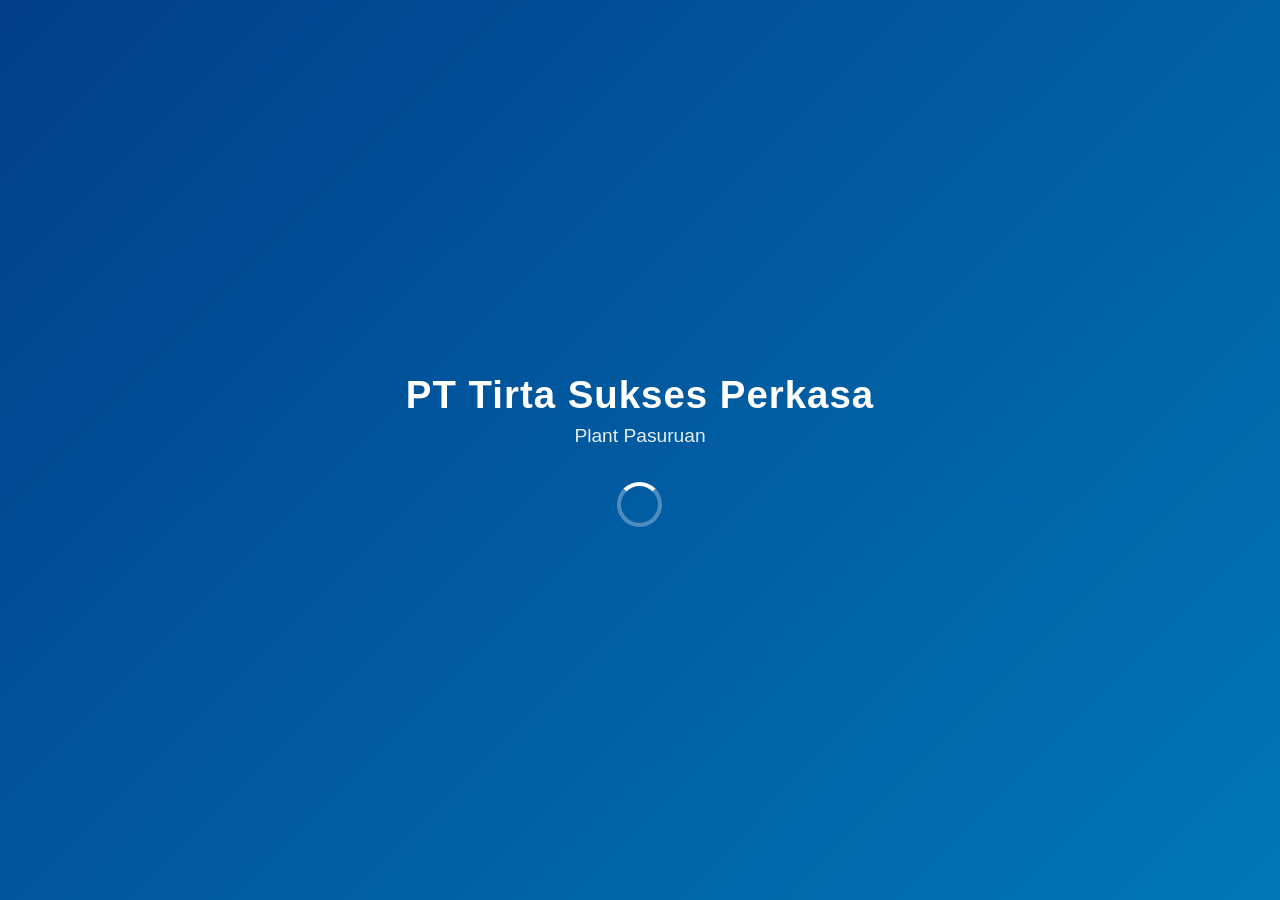
<file: index.html>
<!DOCTYPE html>
<html lang="id">
<head>
    <meta charset="UTF-8">
    <meta name="viewport" content="width=device-width, initial-scale=1.0">
    <title>PT Tirta Sukses Perkasa - Plant Pasuruan</title>
    <link rel="stylesheet" href="css/style.css">
    <meta http-equiv="refresh" content="3;url=home.html">
</head>

<body class="splash-screen">
    <div class="splash-content">
        <h1 class="splash-title">PT Tirta Sukses Perkasa</h1>
        <p class="splash-subtitle">Plant Pasuruan</p>
        <div class="loader"></div>
    </div>
</body>
</html>
</file>
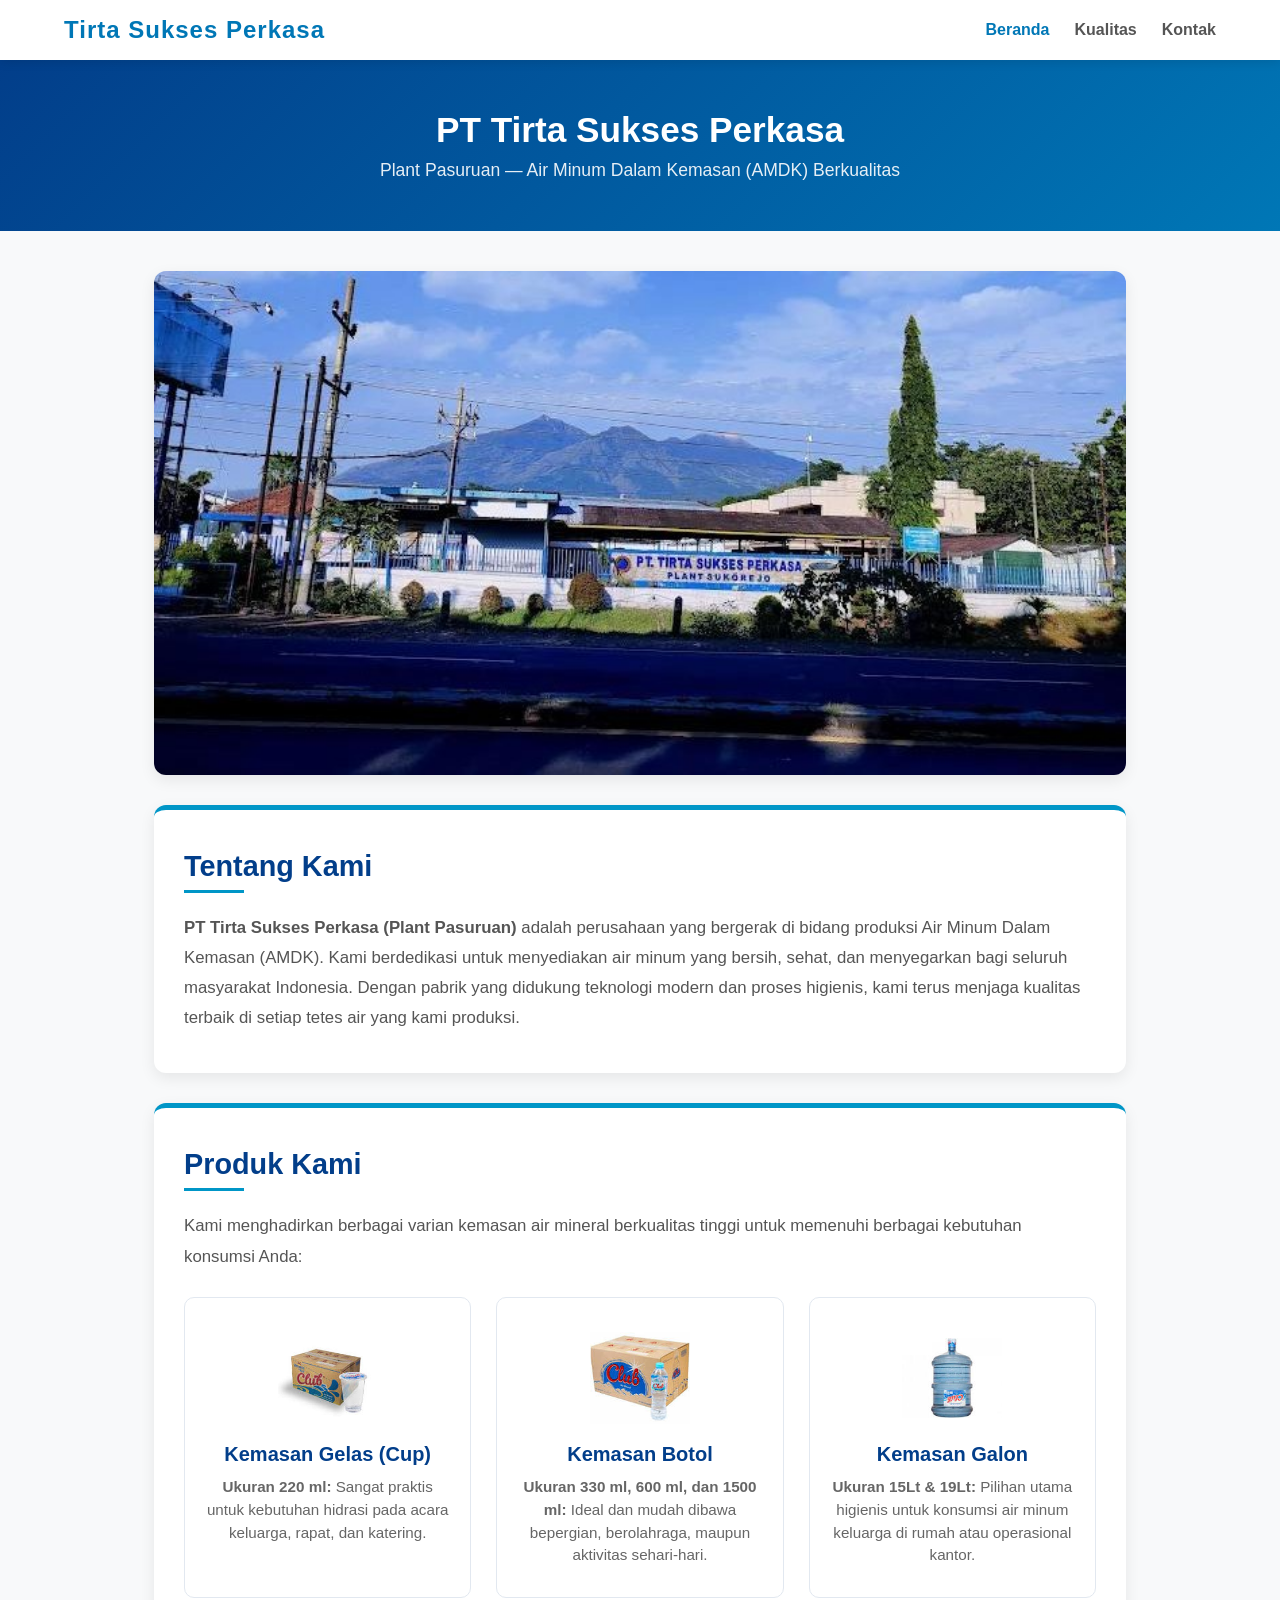
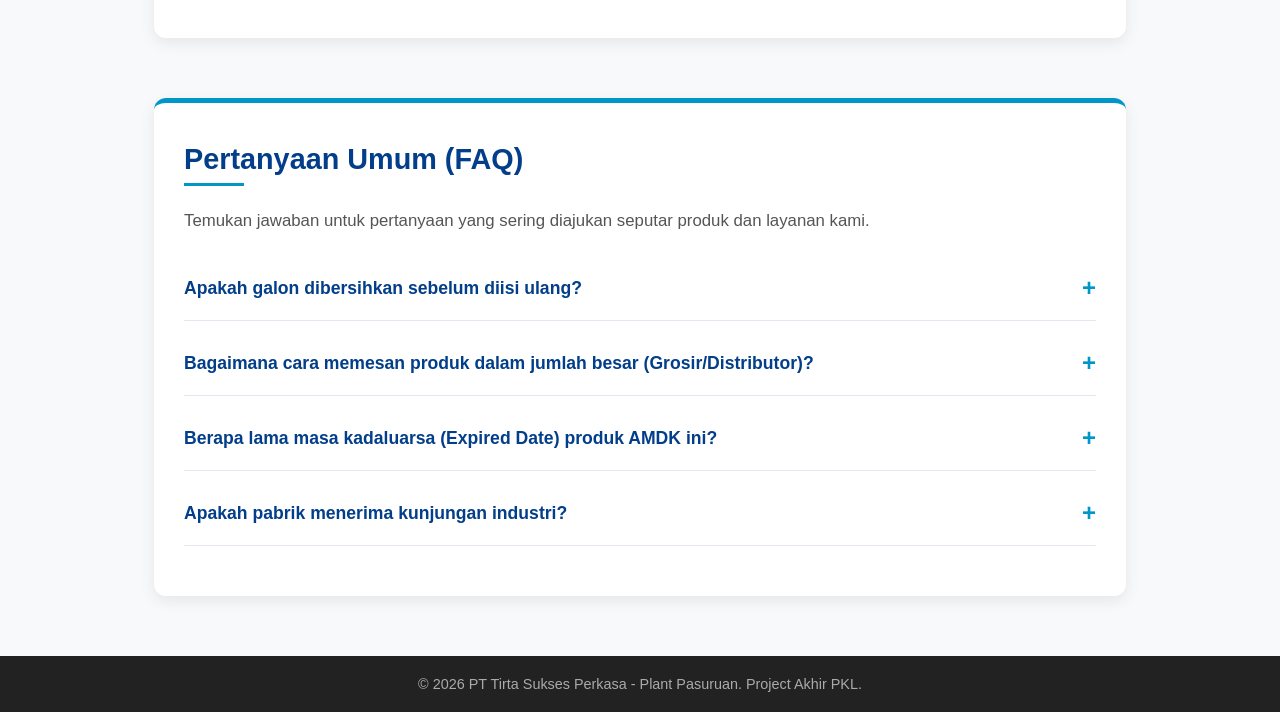
<file: home.html>
<!DOCTYPE html>
<html lang="id">
<head>
    <meta charset="UTF-8">
    <meta name="viewport" content="width=device-width, initial-scale=1.0"> 
    <title>Beranda - PT Tirta Sukses Perkasa</title>
    <link rel="stylesheet" href="css/style.css">
</head>
<body>

    <!-- Navigasi Utama -->
    <nav class="navbar">
        <div class="logo">Tirta Sukses Perkasa</div>
        
        <div class="menu-toggle" id="mobile-menu">
            <span class="bar"></span>
            <span class="bar"></span>
            <span class="bar"></span>
        </div>

        <ul class="nav-links" id="nav-menu">
            <li><a href="home.html" class="active">Beranda</a></li>
            <li><a href="kualitas.html">Kualitas</a></li>
            <li><a href="kontak.html">Kontak</a></li>
        </ul>
    </nav>

    <!-- Banner Header -->
    <header class="hero">
        <h1>PT Tirta Sukses Perkasa</h1>
        <p>Plant Pasuruan — Air Minum Dalam Kemasan (AMDK) Berkualitas</p>
    </header>

    <!-- Konten Utama -->
    <main class="main-container">
        
        <!-- Foto TSP Club -->
        <div class="image-banner">
            <img src="photos/tspclub.png" alt="PT Tirta Sukses Perkasa Club">
        </div>

        <!-- Bagian Tentang Kami -->
        <section class="section-box">
            <h2 class="section-title">Tentang Kami</h2>
            <p class="about-text">
                <strong>PT Tirta Sukses Perkasa (Plant Pasuruan)</strong> adalah perusahaan yang bergerak di bidang produksi Air Minum Dalam Kemasan (AMDK). Kami berdedikasi untuk menyediakan air minum yang bersih, sehat, dan menyegarkan bagi seluruh masyarakat Indonesia. Dengan pabrik yang didukung teknologi modern dan proses higienis, kami terus menjaga kualitas terbaik di setiap tetes air yang kami produksi.
            </p>
        </section>

        <!-- Bagian Produk Kami (Emoji Diganti Gambar) -->
        <section class="section-box">
            <h2 class="section-title">Produk Kami</h2>
            <p class="about-text">
                Kami menghadirkan berbagai varian kemasan air mineral berkualitas tinggi untuk memenuhi berbagai kebutuhan konsumsi Anda:
            </p>

            <div class="product-grid">
                <!-- Produk 1: Gelas -->
                <div class="product-card">
                    <div class="product-icon">
                        <img src="photos/gelas.png" alt="Kemasan Gelas">
                    </div>
                    <h3>Kemasan Gelas (Cup)</h3>
                    <p><strong>Ukuran 220 ml:</strong> Sangat praktis untuk kebutuhan hidrasi pada acara keluarga, rapat, dan katering.</p>
                </div>

                <!-- Produk 2: Botol -->
                <div class="product-card">
                    <div class="product-icon">
                        <img src="photos/botol.png" alt="Kemasan Botol">
                    </div>
                    <h3>Kemasan Botol</h3>
                    <p><strong>Ukuran 330 ml, 600 ml, dan 1500 ml:</strong> Ideal dan mudah dibawa bepergian, berolahraga, maupun aktivitas sehari-hari.</p>
                </div>

                <!-- Produk 3: Galon -->
                <div class="product-card">
                    <div class="product-icon">
                        <img src="photos/galon.png" alt="Kemasan Galon">
                    </div>
                    <h3>Kemasan Galon</h3>
                    <p><strong>Ukuran 15Lt & 19Lt:</strong> Pilihan utama higienis untuk konsumsi air minum keluarga di rumah atau operasional kantor.</p>
                </div>
            </div>
        </section>
        <!-- Seksyen FAQ (Pertanyaan Umum) -->
        <div class="section-box faq-container">
            <h2 class="section-title">Pertanyaan Umum (FAQ)</h2>
            <p class="about-text" style="margin-bottom: 20px;">
                Temukan jawaban untuk pertanyaan yang sering diajukan seputar produk dan layanan kami.
            </p>

            <div class="faq-item">
                <button class="faq-question">Apakah galon dibersihkan sebelum diisi ulang? <span class="faq-icon">+</span></button>
                <div class="faq-answer">
                    <p>Tentu saja. Setiap galon kosong yang dikembalikan akan melalui proses pencucian higienis bertekanan tinggi (High-Pressure Washing) dan sterilisasi berlapis sebelum diisi ulang untuk menjamin keamanan air minum Anda.</p>
                </div>
            </div>

            <div class="faq-item">
                <button class="faq-question">Bagaimana cara memesan produk dalam jumlah besar (Grosir/Distributor)? <span class="faq-icon">+</span></button>
                <div class="faq-answer">
                    <p>Untuk pemesanan skala besar atau pendaftaran agen/distributor, Anda dapat menghubungi tim *sales* kami melalui nomor telepon atau email yang tertera di halaman Kontak. Kami memiliki penawaran harga khusus untuk mitra B2B.</p>
                </div>
            </div>

            <div class="faq-item">
                <button class="faq-question">Berapa lama masa kadaluarsa (Expired Date) produk AMDK ini? <span class="faq-icon">+</span></button>
                <div class="faq-answer">
                    <p>Produk kami memiliki masa simpan optimal hingga 2 tahun sejak tanggal produksi untuk kemasan botol dan gelas, serta 3-6 bulan untuk kemasan galon, selama disimpan di tempat yang sejuk dan terhindar dari sinar matahari langsung.</p>
                </div>
            </div>
            
            <div class="faq-item">
                <button class="faq-question">Apakah pabrik menerima kunjungan industri? <span class="faq-icon">+</span></button>
                <div class="faq-answer">
                    <p>Ya, PT Tirta Sukses Perkasa Plant Pasuruan menerima kunjungan industri untuk keperluan edukasi maupun instansi. Silakan kirimkan surat permohonan kunjungan resmi melalui email kami untuk penjadwalan.</p>
                </div>
            </div>
        </div>
    </main>

    <!-- Footer -->
    <footer>
        &copy; 2026 PT Tirta Sukses Perkasa - Plant Pasuruan. Project Akhir PKL.
    </footer>

    <!-- Script Hamburger Menu -->
    <script>
        const mobileMenu = document.getElementById('mobile-menu');
        const navMenu = document.getElementById('nav-menu');

        mobileMenu.addEventListener('click', () => {
            mobileMenu.classList.toggle('is-active');
            navMenu.classList.toggle('active');
        });
        
    // Script untuk FAQ Accordion (Buka Tutup Jawaban)
    const faqQuestions = document.querySelectorAll('.faq-question');

    faqQuestions.forEach(question => {
        question.addEventListener('click', () => {
            const faqItem = question.parentElement;
            const faqAnswer = question.nextElementSibling;
            
            // Mengubah ikon + menjadi x
            faqItem.classList.toggle('active');

            // Memunculkan jawaban ke bawah
            if (faqItem.classList.contains('active')) {
                faqAnswer.style.maxHeight = faqAnswer.scrollHeight + "px";
            } else {
                faqAnswer.style.maxHeight = 0;
            }
        });
    });
</script>
</body>
</html>
</file>
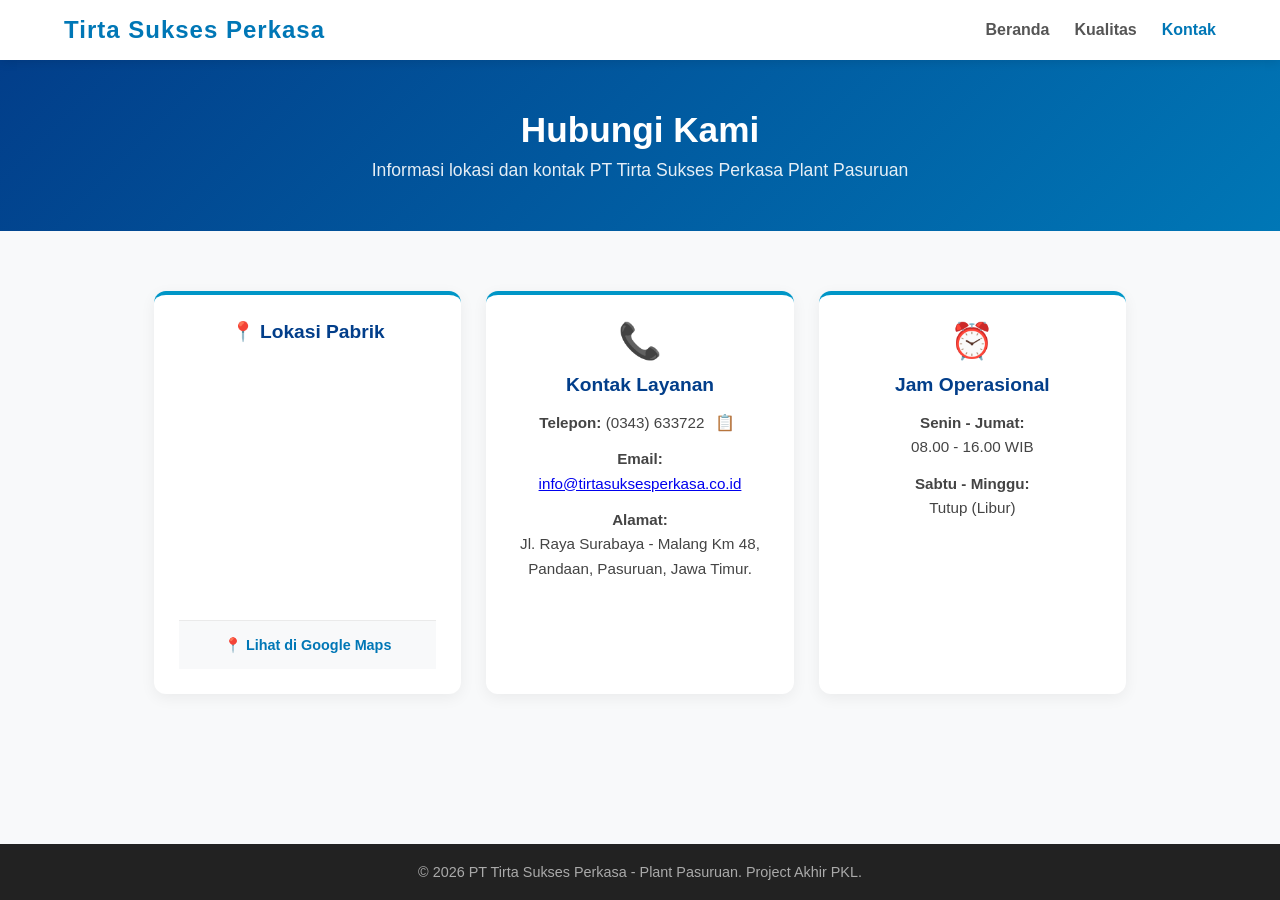
<file: kontak.html>
<!DOCTYPE html>
<html lang="id">
<head>
    <meta charset="UTF-8">
    <meta name="viewport" content="width=device-width, initial-scale=1.0"> 
    <title>Hubungi Kami - PT Tirta Sukses Perkasa</title>
    <link rel="stylesheet" href="css/style.css">
</head>
<body>

    <!-- Navigasi Utama -->
    <nav class="navbar">
        <div class="logo">Tirta Sukses Perkasa</div>
        
        <div class="menu-toggle" id="mobile-menu">
            <span class="bar"></span>
            <span class="bar"></span>
            <span class="bar"></span>
        </div>

        <ul class="nav-links" id="nav-menu">
            <li><a href="home.html">Beranda</a></li>
            <li><a href="kualitas.html">Kualitas</a></li>
            <li><a href="kontak.html" class="active">Kontak</a></li>
        </ul>
    </nav>

    <!-- Header Halaman -->
    <header class="page-header">
        <h1>Hubungi Kami</h1>
        <p>Informasi lokasi dan kontak PT Tirta Sukses Perkasa Plant Pasuruan</p>
    </header>

    <!-- Isi Utama Konten Kontak -->
    <main class="main-container">
        
        <div class="contact-grid">
            
            <!-- Kartu 1: Peta Lokasi -->
            <div class="contact-card map-card">
                <h3>📍 Lokasi Pabrik</h3>
                <iframe 
                    src="https://maps.google.com/maps?q=PT%20Tirta%20Sukses%20Perkasa%20Pasuruan&t=&z=14&ie=UTF8&iwloc=&output=embed" 
                    allowfullscreen="" 
                    loading="lazy" 
                    referrerpolicy="no-referrer-when-downgrade">
                </iframe>
                <div class="map-link-area">
                    <a href="https://www.google.com/maps/search/?api=1&query=PT+Tirta+Sukses+Perkasa+Pasuruan" target="_blank">📍 Lihat di Google Maps</a>
                </div>
            </div>

            <!-- Kartu 2: Informasi Kontak -->
            <div class="contact-card info-card">
                <div class="contact-icon">📞</div>
                <h3>Kontak Layanan</h3>
                <p>
                    <strong>Telepon:</strong> (0343) 633722 
                    <button onclick="copyPhone()" class="copy-btn" title="Salin nomor">📋</button>
                    <span id="copy-msg" class="copy-msg">Tersalin!</span>
                </p>
                <p>
                    <strong>Email:</strong><br>
                    <a href="mailto:info@tirtasuksesperkasa.co.id">info@tirtasuksesperkasa.co.id</a>
                </p>
                <p>
                    <strong>Alamat:</strong><br>
                    Jl. Raya Surabaya - Malang Km 48, Pandaan, Pasuruan, Jawa Timur.
                </p>
            </div>

            <!-- Kartu 3: Jam Operasional -->
            <div class="contact-card hours-card">
                <div class="contact-icon">⏰</div>
                <h3>Jam Operasional</h3>
                <p>
                    <strong>Senin - Jumat:</strong><br>
                    08.00 - 16.00 WIB
                </p>
                <p>
                    <strong>Sabtu - Minggu:</strong><br>
                    Tutup (Libur)
                </p>
            </div>

        </div>

    </main>

    <!-- Footer -->
    <footer>
        &copy; 2026 PT Tirta Sukses Perkasa - Plant Pasuruan. Project Akhir PKL.
    </footer>

    <!-- Script JavaScript -->
    <script>
        // 1. Script Hamburger Menu (Mobile)
        const mobileMenu = document.getElementById('mobile-menu');
        const navMenu = document.getElementById('nav-menu');

        if (mobileMenu) {
            mobileMenu.addEventListener('click', () => {
                mobileMenu.classList.toggle('is-active');
                navMenu.classList.toggle('active');
            });
        }

        // 2. Script Salin Nomor Telepon (Anti-Gagal File Lokal)
        function copyPhone() {
            const textToCopy = "(0343) 633722";
            
            // Membuat elemen textarea sementara
            const tempTextArea = document.createElement("textarea");
            tempTextArea.value = textToCopy;
            document.body.appendChild(tempTextArea);
            
            // Seleksi dan salin teks
            tempTextArea.select();
            tempTextArea.setSelectionRange(0, 99999); // Untuk perangkat seluler
            document.execCommand("copy");
            
            // Hapus elemen sementara
            document.body.removeChild(tempTextArea);
            
            // Tampilkan pesan "Tersalin!"
            const msg = document.getElementById('copy-msg');
            msg.style.display = 'inline';
            
            // Sembunyikan kembali pesan setelah 2 detik
            setTimeout(() => {
                msg.style.display = 'none';
            }, 2000);
        }
    </script>

</body>
</html>
</file>
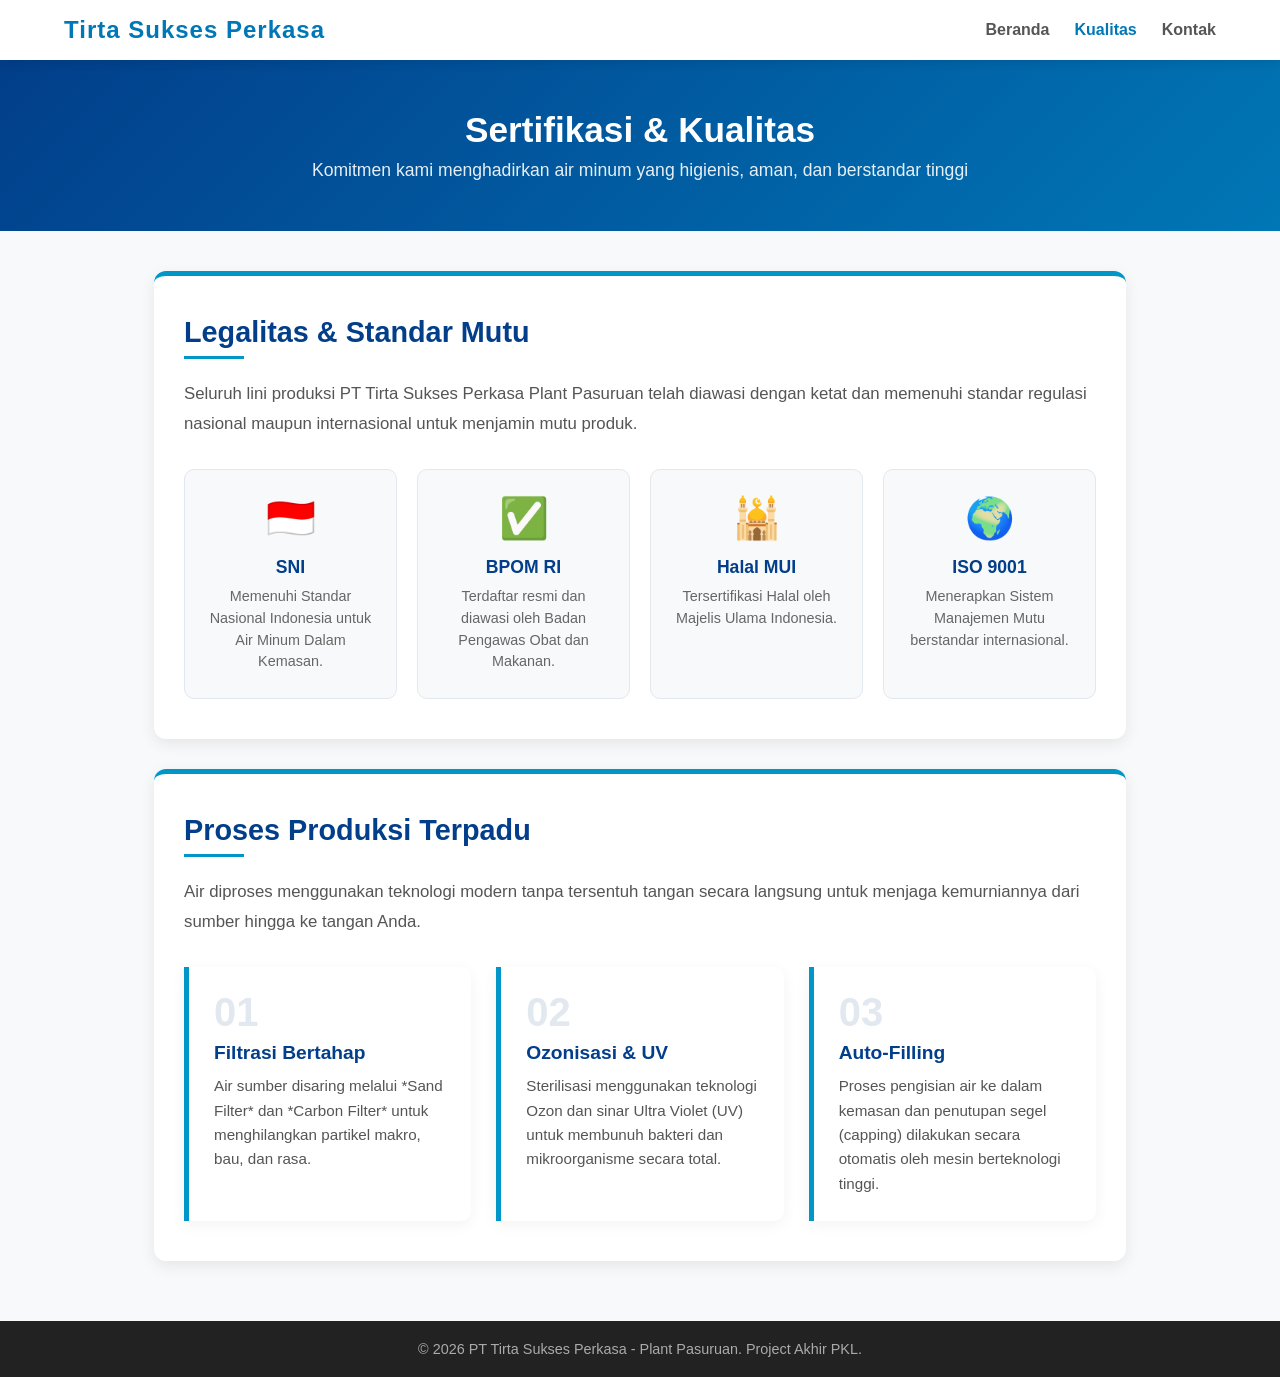
<file: kualitas.html>
<!DOCTYPE html>
<html lang="id">
<head>
    <meta charset="UTF-8">
    <meta name="viewport" content="width=device-width, initial-scale=1.0"> 
    <title>Sertifikasi & Kualitas - PT Tirta Sukses Perkasa</title>
    <link rel="stylesheet" href="css/style.css">
</head>
<body>

    <!-- Navigasi Utama -->
    <nav class="navbar">
        <div class="logo">Tirta Sukses Perkasa</div>
        
        <div class="menu-toggle" id="mobile-menu">
            <span class="bar"></span>
            <span class="bar"></span>
            <span class="bar"></span>
        </div>

        <ul class="nav-links" id="nav-menu">
            <li><a href="home.html">Beranda</a></li>
            <li><a href="kualitas.html" class="active">Kualitas</a></li>
            <li><a href="kontak.html">Kontak</a></li>
        </ul>
    </nav>

    <!-- Header Halaman -->
    <header class="page-header">
        <h1>Sertifikasi & Kualitas</h1>
        <p>Komitmen kami menghadirkan air minum yang higienis, aman, dan berstandar tinggi</p>
    </header>

    <!-- Isi Konten Kualitas -->
    <main class="main-container">
        
        <!-- Seksyen Standar Mutu -->
        <div class="section-box">
            <h2 class="section-title">Legalitas & Standar Mutu</h2>
            <p class="about-text">
                Seluruh lini produksi PT Tirta Sukses Perkasa Plant Pasuruan telah diawasi dengan ketat dan memenuhi standar regulasi nasional maupun internasional untuk menjamin mutu produk.
            </p>
            
            <div class="cert-grid">
                <div class="cert-card">
                    <div class="cert-icon">🇮🇩</div>
                    <h3>SNI</h3>
                    <p>Memenuhi Standar Nasional Indonesia untuk Air Minum Dalam Kemasan.</p>
                </div>
                <div class="cert-card">
                    <div class="cert-icon">✅</div>
                    <h3>BPOM RI</h3>
                    <p>Terdaftar resmi dan diawasi oleh Badan Pengawas Obat dan Makanan.</p>
                </div>
                <div class="cert-card">
                    <div class="cert-icon">🕌</div>
                    <h3>Halal MUI</h3>
                    <p>Tersertifikasi Halal oleh Majelis Ulama Indonesia.</p>
                </div>
                <div class="cert-card">
                    <div class="cert-icon">🌍</div>
                    <h3>ISO 9001</h3>
                    <p>Menerapkan Sistem Manajemen Mutu berstandar internasional.</p>
                </div>
            </div>
        </div>

        <!-- Seksyen Proses Produksi -->
        <div class="section-box">
            <h2 class="section-title">Proses Produksi Terpadu</h2>
            <p class="about-text">
                Air diproses menggunakan teknologi modern tanpa tersentuh tangan secara langsung untuk menjaga kemurniannya dari sumber hingga ke tangan Anda.
            </p>

            <div class="step-grid">
                <div class="step-card">
                    <div class="step-number">01</div>
                    <h3>Filtrasi Bertahap</h3>
                    <p>Air sumber disaring melalui *Sand Filter* dan *Carbon Filter* untuk menghilangkan partikel makro, bau, dan rasa.</p>
                </div>
                <div class="step-card">
                    <div class="step-number">02</div>
                    <h3>Ozonisasi & UV</h3>
                    <p>Sterilisasi menggunakan teknologi Ozon dan sinar Ultra Violet (UV) untuk membunuh bakteri dan mikroorganisme secara total.</p>
                </div>
                <div class="step-card">
                    <div class="step-number">03</div>
                    <h3>Auto-Filling</h3>
                    <p>Proses pengisian air ke dalam kemasan dan penutupan segel (capping) dilakukan secara otomatis oleh mesin berteknologi tinggi.</p>
                </div>
            </div>
        </div>

    </main>

    <!-- Footer -->
    <footer>
        &copy; 2026 PT Tirta Sukses Perkasa - Plant Pasuruan. Project Akhir PKL.
    </footer>

    <!-- Script Hamburger Menu -->
    <script>
        const mobileMenu = document.getElementById('mobile-menu');
        const navMenu = document.getElementById('nav-menu');

        mobileMenu.addEventListener('click', () => {
            mobileMenu.classList.toggle('is-active');
            navMenu.classList.toggle('active');
        });
    </script>

</body>
</html>
</file>
<file: css/style.css>
/* atur dasar */
* {
    margin: 0; 
    padding: 0; 
    box-sizing: border-box; 
    font-family: 'Segoe UI', Tahoma, sans-serif; 
}
/* bagian utama */
body {
    background-color: #f8f9fa; 
    color: #333; 
    display: flex; 
    flex-direction: column; 
    min-height: 100vh; 
}

/* 1. splash screen */
body.splash-screen {
    display: flex;
    justify-content: center;
    align-items: center;
    height: 100vh;
    background: linear-gradient(135deg, #023e8a, #0077b6);
    color: #ffffff;
    text-align: center;
    overflow: hidden;
}
/* isi */
.splash-content {
    display: flex;
    flex-direction: column;
    align-items: center;
    animation: fadeIn 0.8s ease-in-out;
}
/* judul */
.splash-title {
    font-size: 2.4rem;
    font-weight: 800;
    margin-bottom: 8px;
    letter-spacing: 1px;
}
/* subjudul */
.splash-subtitle {
    font-size: 1.2rem;
    opacity: 0.9;
    margin-bottom: 35px;
}
/* anim lodink */
.loader {
    width: 45px;
    height: 45px;
    border: 4px solid rgba(255, 255, 255, 0.3);
    border-top: 4px solid #ffffff;
    border-radius: 50%;
    animation: spin 1s linear infinite;
}
/* anim putar */
@keyframes spin {
    0% { 
        transform: rotate(0deg); 
    }

    100% { 
        transform: rotate(360deg); 
    }
}
/* anim muncul */
@keyframes fadeIn {
    from { 
        opacity: 0; 
        transform: translateY(20deg); 
    }
    to { 
        opacity: 1; 
        transform: translateY(0); 
    }
}


/* 2.navigasi utama */
.navbar {
    display: flex; 
    justify-content: space-between; 
    align-items: center; 
    padding: 1rem 5%; 
    background: #ffffff; 
    box-shadow: 0 2px 10px rgba(0,0,0,0.1); 
    position: sticky; 
    top: 0; 
    z-index: 100; 
}
/* logo navbar */
.navbar .logo {
    color: #0077b6; 
    font-weight: 800; 
    font-size: 1.5rem; 
    letter-spacing: 1px; 
}
/* link menu */
.nav-links {
    list-style: none; 
    display: flex; 
    gap: 25px; 
    transition: all 0.3s ease; 
}
/* teks link */
.nav-links li a {
    text-decoration: none; 
    color: #555;
    font-weight: 600; 
    transition: color 0.3s; 
}
/* efek link */
.nav-links li a:hover,
.nav-links li a.active {
    color: #0077b6; 
}
/* tombol menu */
.menu-toggle {
    display: none; 
    flex-direction: column; 
    cursor: pointer; 
    gap: 5px; 
}
/* garis burger */
.menu-toggle .bar {
    width: 25px; 
    height: 3px; 
    background-color: #0077b6; 
    transition: all 0.3s ease-in-out; 
    border-radius: 5px; 
}
/* banner header */
.hero, .page-header {
    background: linear-gradient(135deg, #023e8a, #0077b6);
    color: white;
    text-align: center;
    padding: 50px 20px;
    margin-bottom: 40px;
}
/* judul banner */
.hero h1, .page-header h1 {
    font-size: 2.2rem;
    margin-bottom: 10px;
}
/* deskripsi banner */
.hero p, .page-header p {
    font-size: 1.1rem;
    opacity: 0.9;
}


/* 3. Halaman home */
.main-container {
    width: 100%;
    max-width: 1100px;
    margin: 0 auto 60px auto;
    padding: 0 5%;
    display: flex;
    flex-direction: column;
    gap: 30px;
}
/* Banner gambar */
.image-banner {
    width: 100%;
    border-radius: 12px;
    overflow: hidden;
    box-shadow: 0 5px 15px rgba(0,0,0,0.08);
}
/* Gambar banner */
.image-banner img {
    width: 100%;
    height: auto;
    display: block;
    object-fit: cover;
}
/* Kotak section */
.section-box {
    background-color: #ffffff;
    padding: 40px 30px;
    border-radius: 12px;
    box-shadow: 0 5px 15px rgba(0,0,0,0.08);
    border-top: 5px solid #0096c7;
}
/* Judul section */
.section-title {
    color: #023e8a;
    font-size: 1.8rem;
    margin-bottom: 20px;
    position: relative;
    padding-bottom: 10px;
}
/* Garis judul */
.section-title::after {
    content: '';
    position: absolute;
    bottom: 0;
    left: 0;
    width: 60px;
    height: 3px;
    background-color: #0096c7;
}
/* Teks tentang */
.about-text {
    color: #555;
    font-size: 1.05rem;
    line-height: 1.8;
}
/* Daftar produk */
.product-grid {
    display: grid;
    grid-template-columns: repeat(3, 1fr);
    gap: 25px;
    margin-top: 25px;
}
/* Kartu produk */
.product-card {
    background-color: #ffffff;
    border: 1px solid #e2e8f0;
    border-radius: 10px;
    padding: 30px 20px;
    text-align: center;
    transition: transform 0.3s ease, box-shadow 0.3s ease;
}
/* Efek kartu */
.product-card:hover {
    transform: translateY(-5px);
    box-shadow: 0 10px 20px rgba(0,0,0,0.1);
}
/* Ikon produk */
.product-icon {
    width: 100px;
    height: 100px;
    margin: 0 auto 15px auto;
    display: flex;
    align-items: center;
    justify-content: center;
}
/* Gambar ikon */
.product-icon img {
    max-width: 100%;
    max-height: 100%;
    object-fit: contain;
}
/* Nama produk */
.product-card h3 {
    color: #023e8a;
    font-size: 1.25rem;
    margin-bottom: 10px;
}
/* Deskripsi produk */
.product-card p {
    color: #666;
    font-size: 0.95rem;
    line-height: 1.5;
}


/* 4.Halaman kontak */
.contact-container {
    width: 100%;
    max-width: 1200px; 
    margin: 0 auto 60px auto;
    padding: 0 5%;
    display: grid;
    grid-template-columns: repeat(3, 1fr); 
    gap: 30px; 
}
/* Kartu kontak */
.contact-card {
    background-color: #ffffff;
    padding: 40px 30px;
    border-radius: 12px;
    box-shadow: 0 5px 15px rgba(0,0,0,0.08);
    border-top: 5px solid #0096c7;
    text-align: center;
    transition: transform 0.3s ease, box-shadow 0.3s ease;
    display: flex;
    flex-direction: column;
    align-items: center;
    height: 100%;
}
/* Efek kontak */
.contact-card:hover {
    transform: translateY(-5px);
    box-shadow: 0 10px 25px rgba(0,0,0,0.15);
}
/* Kartu map */
.map-card {
    padding: 0;
    overflow: hidden;
    justify-content: space-between;
}
/* Tampilan map */
.map-card iframe {
    width: 100%;
    height: 100%;
    min-height: 250px;
    border: 0;
    flex-grow: 1;
}
/* Area link map */
.map-link-area {
    width: 100%;
    padding: 15px 10px;
    background-color: #f8f9fa;
    border-top: 1px solid #eaeaea;
}
/* Link lokasi */
.map-link-area a {
    text-decoration: none;
    color: #0077b6;
    font-weight: 700;
    font-size: 0.95rem;
    transition: color 0.3s;
}
/* Hover lokasi */
.map-link-area a:hover {
    color: #023e8a;
    text-decoration: underline;
}
/* Simbol kontak */
.icon-symbol {
    font-size: 2.5rem;
    margin-bottom: 15px;
}
/* Judul kontak */
.contact-card h2 {
    color: #023e8a;
    font-size: 1.4rem;
    margin-bottom: 15px;
    border-bottom: 2px solid #f0f0f0;
    padding-bottom: 10px;
    width: 100%;
}
/* Detail kontak */
.contact-detail {
    margin-bottom: 15px;
    display: flex;
    flex-direction: column;
    align-items: center;
}
/* Nomor dan email */
.phone-number, .email-link {
    color: #0077b6;
    text-decoration: none;
    font-size: 1.1rem;
    font-weight: 700;
    position: relative;
    cursor: pointer;
    transition: color 0.2s;
}
/* Hover link */
.phone-number:hover, .email-link:hover {
    color: #023e8a;
}
/* Notifikasi kecil */
.toast {
    visibility: hidden;
    opacity: 0;
    background-color: #10b981;
    color: #ffffff;
    font-size: 0.75rem;
    font-weight: 600;
    padding: 2px 8px;
    border-radius: 4px;
    margin-left: 6px;
    vertical-align: middle;
    transition: opacity 0.2s ease, visibility 0.2s ease;
}
/* Toast aktif */
.toast.show {
    visibility: visible;
    opacity: 1;
}


/* 5.Responsive HP */
@media (max-width: 900px) {
    .menu-toggle {
        display: flex; 
    }

    .nav-links {
        position: absolute; 
        top: 100%; 
        left: 0;
        width: 100%; 
        background: #ffffff;
        flex-direction: column; 
        align-items: center; 
        padding: 0;
        max-height: 0; 
        overflow: hidden; 
        box-shadow: 0 5px 10px rgba(0,0,0,0.1);
    }
    .nav-links.active {
        padding: 20px 0; 
        max-height: 200px; 
    }
    .nav-links li {
        margin: 10px 0; 
    }
    .menu-toggle.is-active .bar:nth-child(2) { opacity: 0; } 
    .menu-toggle.is-active .bar:nth-child(1) { transform: translateY(8px) rotate(45deg); } 
    .menu-toggle.is-active .bar:nth-child(3) { transform: translateY(-8px) rotate(-45deg); } 
    .product-grid,
    .contact-container {
        grid-template-columns: 1fr;
        max-width: 500px;
    }
    .map-card iframe {
        height: 300px;
    }
    .hero h1, .page-header h1 {
        font-size: 1.8rem;
    }
    .splash-title {
        font-size: 1.8rem;
    }
}
/* Bagian footer */
footer {
    background-color: #222; 
    color: #aaa; 
    text-align: center;
    padding: 20px 10px;
    font-size: 0.9rem;
    margin-top: auto; 
}


/* 6. Halaman kualitas */
.cert-grid {
    display: grid;
    grid-template-columns: repeat(4, 1fr);
    gap: 20px;
    margin-top: 30px;
}
/* Kartu sertifikat */
.cert-card {
    background-color: #f8f9fa;
    border: 1px solid #e2e8f0;
    padding: 25px 20px;
    border-radius: 10px;
    text-align: center;
    transition: transform 0.3s ease;
}
/* Efek sertifikat */
.cert-card:hover {
    transform: translateY(-5px);
    border-color: #0096c7;
}
/* Ikon sertifikat */
.cert-icon {
    font-size: 2.5rem;
    margin-bottom: 15px;
}
/* Judul sertifikat */
.cert-card h3 {
    color: #023e8a;
    font-size: 1.1rem;
    margin-bottom: 8px;
}
/* Deskripsi sertifikat */
.cert-card p {
    color: #666;
    font-size: 0.9rem;
    line-height: 1.5;
}
/* Alur produksi */
.step-grid {
    display: grid;
    grid-template-columns: repeat(3, 1fr);
    gap: 25px;
    margin-top: 30px;
}
/* Kartu proses */
.step-card {
    background-color: #ffffff;
    border-left: 5px solid #0096c7;
    padding: 25px;
    box-shadow: 0 4px 15px rgba(0,0,0,0.05);
    border-radius: 0 10px 10px 0;
}
/* Nomor proses */
.step-number {
    font-size: 2.5rem;
    font-weight: 800;
    color: #e2e8f0;
    margin-bottom: 10px;
    line-height: 1;
}
/* Judul proses */
.step-card h3 {
    color: #023e8a;
    font-size: 1.2rem;
    margin-bottom: 10px;
}
/* Deskripsi proses */
.step-card p {
    color: #555;
    font-size: 0.95rem;
    line-height: 1.6;
}
/* Responsive kualitas */
@media (max-width: 900px) {
    .cert-grid {
        grid-template-columns: repeat(2, 1fr);
    }

    .step-grid {
        grid-template-columns: 1fr;
    }
}
@media (max-width: 500px) {
    .cert-grid {
        grid-template-columns: 1fr;
    }
}
/* 9. Bagian FAQ */
.faq-container {
    margin-top: 30px;
}
/* Item FAQ */
.faq-item {
    border-bottom: 1px solid #e2e8f0;
    margin-bottom: 10px;
}
/* Tombol pertanyaan */
.faq-question {
    width: 100%;
    background: none;
    border: none;
    text-align: left;
    padding: 18px 0;
    font-size: 1.1rem;
    font-weight: 600;
    color: #023e8a;
    cursor: pointer;
    display: flex;
    justify-content: space-between;
    align-items: center;
    transition: color 0.3s ease;
}
/* Hover FAQ */
.faq-question:hover {
    color: #0077b6;
}
/* Ikon FAQ */
.faq-icon {
    font-size: 1.5rem;
    color: #0096c7;
    transition: transform 0.3s ease;
}
/* Jawaban tersembunyi */
.faq-answer {
    max-height: 0;
    overflow: hidden;
    transition: max-height 0.3s ease-out;
}
/* Isi jawaban */
.faq-answer p {
    color: #555;
    font-size: 0.95rem;
    line-height: 1.6;
    padding-bottom: 18px;
}
/* Animasi ikon + */
.faq-item.active .faq-icon {
    transform: rotate(45deg); 
    color: #d90429;
}

/* =========================================
   STYLING HALAMAN KONTAK & SALIN NOMOR
   ========================================= */

/* Grid Tata Letak Halaman Kontak */
.contact-grid {
    display: grid;
    grid-template-columns: repeat(3, 1fr);
    gap: 25px;
    margin-top: 20px;
}

.contact-card {
    background: #ffffff;
    border-radius: 12px;
    padding: 25px;
    box-shadow: 0 4px 15px rgba(0, 0, 0, 0.06);
    border-top: 4px solid #0096c7;
    text-align: center;
}

.contact-icon {
    font-size: 2.2rem;
    margin-bottom: 12px;
}

.contact-card h3 {
    color: #023e8a;
    font-size: 1.2rem;
    margin-bottom: 15px;
}

.contact-card p {
    color: #444;
    font-size: 0.95rem;
    line-height: 1.6;
    margin-bottom: 12px;
}

/* Styling Peta iframe */
.contact-card iframe {
    width: 100%;
    height: 180px;
    border: 0;
    border-radius: 8px;
    margin-bottom: 12px;
}

.map-link-area a {
    color: #0077b6;
    font-weight: 600;
    text-decoration: none;
    font-size: 0.9rem;
}

.map-link-area a:hover {
    text-decoration: underline;
}

/* Styling Tombol Salin Telepon */
.copy-btn {
    background: none;
    border: none;
    cursor: pointer;
    font-size: 1rem;
    padding: 2px 6px;
    border-radius: 4px;
    transition: transform 0.2s ease, background-color 0.2s;
}

.copy-btn:hover {
    transform: scale(1.2);
    background-color: #e2e8f0;
}

.copy-msg {
    display: none;
    color: #2b9348;
    font-size: 0.85rem;
    font-weight: bold;
    margin-left: 6px;
}

/* Responsive Tampilan Layar HP */
@media (max-width: 900px) {
    .contact-grid {
        grid-template-columns: 1fr;
    }
}
</file>
